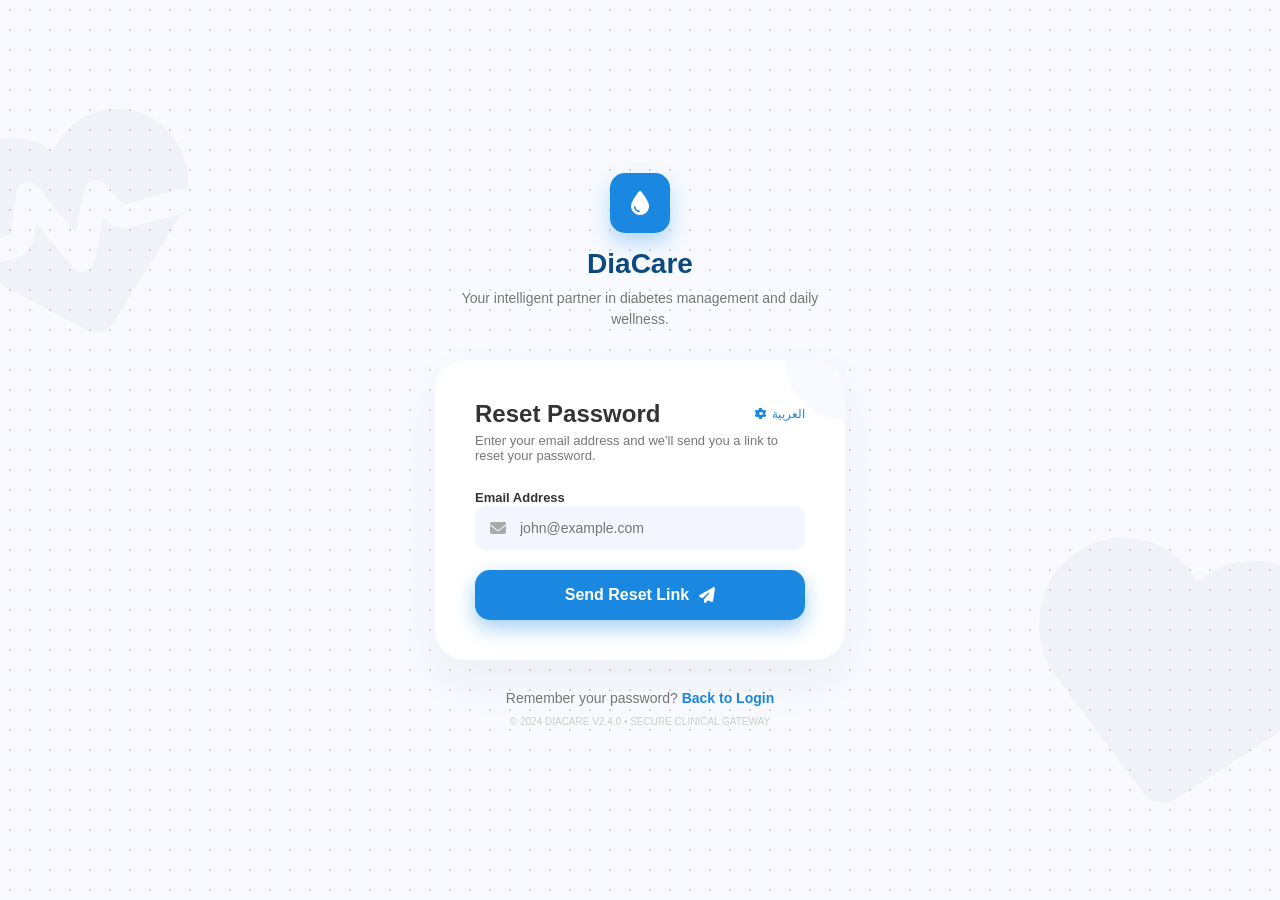
<file: pages/forgot-password.html>
<!DOCTYPE html>
<html lang="en">
<head>
    <meta charset="UTF-8">
    <meta name="viewport" content="width=device-width, initial-scale=1.0">
    <title>DiaCare - Forgot Password</title>
    <link rel="stylesheet" href="https://cdnjs.cloudflare.com/ajax/libs/font-awesome/6.4.0/css/all.min.css">
    <link rel="stylesheet" href="../css/login.css">
    <style>
        :root {
            --primary-color: #1a88e1;
            --bg-color: #f8faff;
            --text-dark: #333;
            --text-gray: #777;
            --card-bg: #ffffff;
            --input-bg: #f3f6ff;
        }

        * {
            box-sizing: border-box;
            margin: 0;
            padding: 0;
            font-family: 'Segoe UI', Roboto, Helvetica, Arial, sans-serif;
        }

        body {
            background-color: var(--bg-color);
            background-image: radial-gradient(#d1d9e6 1px, transparent 1px);
            background-size: 20px 20px;
            display: flex;
            justify-content: center;
            align-items: center;
            min-height: 100vh;
            overflow-x: hidden;
            color: var(--text-dark);
        }

        .background-decor {
            position: fixed;
            color: rgba(0, 0, 0, 0.03);
            z-index: -1;
        }
        .left-icon { font-size: 250px; left: -50px; top: 10%; transform: rotate(-15deg); }
        .right-icon { font-size: 300px; right: -50px; bottom: 5%; transform: rotate(10deg); }

        .main-container {
            width: 100%;
            max-width: 450px;
            padding: 20px;
            text-align: center;
        }

        .logo-box {
            background: var(--primary-color);
            width: 60px;
            height: 60px;
            border-radius: 15px;
            display: flex;
            align-items: center;
            justify-content: center;
            margin: 0 auto 15px;
            color: white;
            font-size: 24px;
            box-shadow: 0 10px 20px rgba(26, 136, 225, 0.3);
        }

        .header h1 {
            color: #0c4a7e;
            font-size: 28px;
            margin-bottom: 8px;
        }

        .header p {
            color: var(--text-gray);
            font-size: 14px;
            margin-bottom: 30px;
            line-height: 1.5;
        }

        .login-card {
            background: var(--card-bg);
            padding: 40px;
            border-radius: 30px;
            box-shadow: 0 20px 50px rgba(0, 0, 0, 0.05);
            text-align: left;
            position: relative;
        }

        .card-header {
            display: flex;
            justify-content: space-between;
            align-items: center;
            margin-bottom: 5px;
        }

        .lang-switch {
            font-size: 12px;
            color: var(--primary-color);
            cursor: pointer;
            display: flex;
            align-items: center;
            gap: 5px;
        }

        .subtitle {
            font-size: 13px;
            color: var(--text-gray);
            margin-bottom: 25px;
        }

        .input-group { margin-bottom: 20px; }

        .label-row {
            display: flex;
            justify-content: space-between;
            margin-bottom: 8px;
        }

        label { font-size: 13px; font-weight: 600; color: var(--text-dark); }

        .input-wrapper {
            position: relative;
            display: flex;
            align-items: center;
        }

        .input-wrapper i {
            position: absolute;
            left: 15px;
            color: #aaa;
        }

        .input-wrapper input {
            width: 100%;
            padding: 14px 15px 14px 45px;
            border: none;
            background: var(--input-bg);
            border-radius: 12px;
            font-size: 14px;
            outline: none;
        }

        .reset-btn {
            width: 100%;
            padding: 16px;
            background: var(--primary-color);
            color: white;
            border: none;
            border-radius: 15px;
            font-size: 16px;
            font-weight: bold;
            cursor: pointer;
            display: flex;
            justify-content: center;
            align-items: center;
            gap: 10px;
            transition: 0.3s;
            box-shadow: 0 8px 20px rgba(26, 136, 225, 0.4);
        }

        .reset-btn:hover { background: #1572c0; transform: translateY(-1px); }

        .footer { margin-top: 30px; }
        .footer p { font-size: 14px; color: var(--text-gray); }
        .footer a { color: var(--primary-color); text-decoration: none; font-weight: bold; }

        .version { font-size: 10px !important; color: #ccc !important; margin-top: 10px; }
    </style>
</head>
<body>

    <div class="background-decor left-icon"><i class="fa-solid fa-heart-pulse"></i></div>
    <div class="background-decor right-icon"><i class="fa-solid fa-heart"></i></div>

    <div class="main-container">
        <header class="header">
            <div class="logo-box">
                <i class="fa-solid fa-droplet"></i>
            </div>
            <h1>DiaCare</h1>
            <p>Your intelligent partner in diabetes management and daily wellness.</p>
        </header>

        <div class="login-card">
            <div class="card-header">
                <h2>Reset Password</h2>
                <div class="lang-switch">
                    <i class="fa-solid fa-gear"></i>
                    <span>العربية</span>
                </div>
            </div>
            <p class="subtitle">Enter your email address and we'll send you a link to reset your password.</p>

            <form id="resetForm">
                <div class="input-group">
                    <label>Email Address</label>
                    <div class="input-wrapper">
                        <i class="fa-solid fa-envelope"></i>
                        <input type="email" placeholder="john@example.com" required>
                    </div>
                </div>

                <button type="submit" class="reset-btn">
                    Send Reset Link <i class="fa-solid fa-paper-plane"></i>
                </button>
            </form>
        </div>

        <footer class="footer">
            <p>Remember your password? <a href="login.html">Back to Login</a></p>
            <p class="version">© 2024 DIACARE V2.4.0 • SECURE CLINICAL GATEWAY</p>
        </footer>
    </div>

    <script src="../js/forgot-password.js"></script>
</body>
</html>
</file>
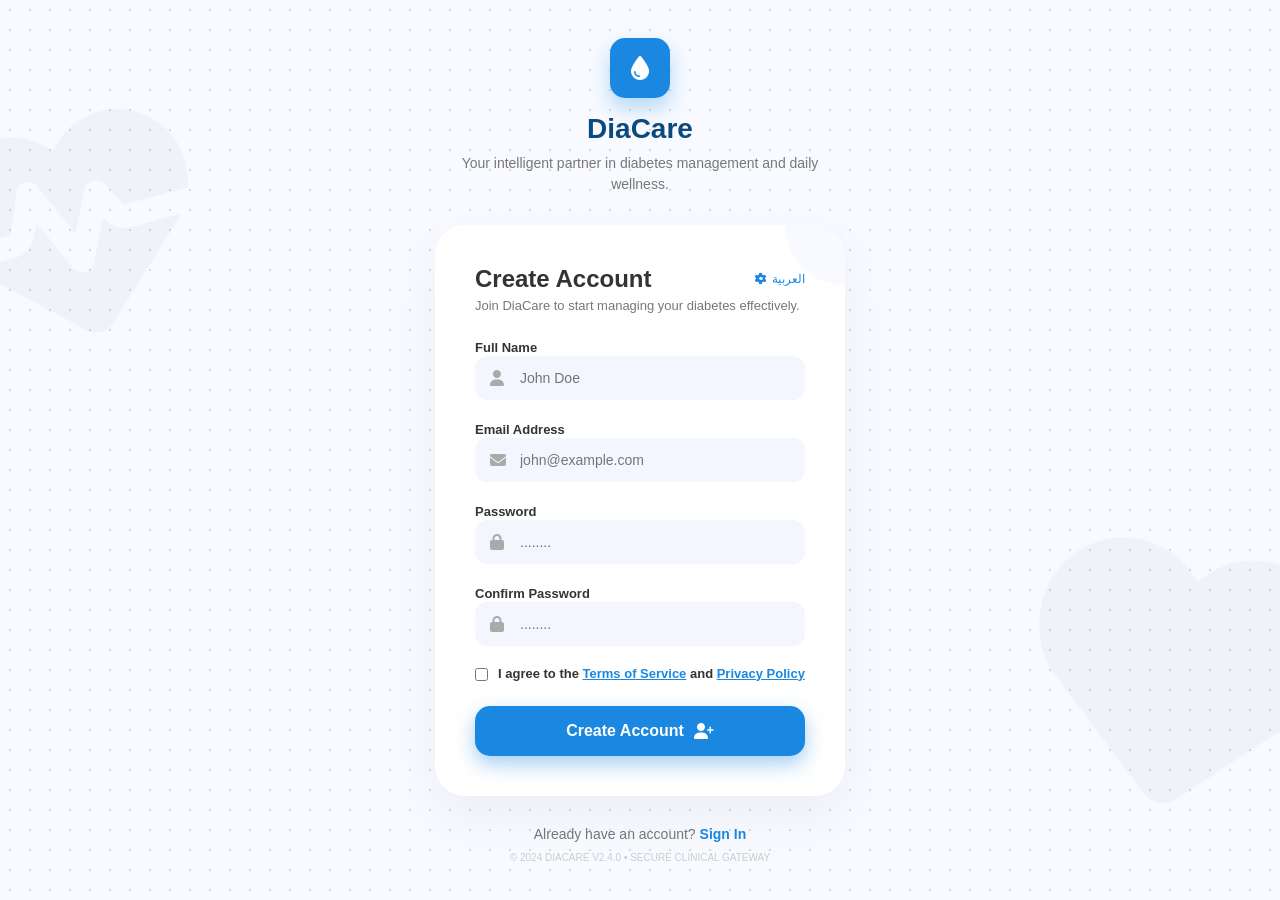
<file: pages/register.html>
<!DOCTYPE html>
<html lang="en">
<head>
    <meta charset="UTF-8">
    <meta name="viewport" content="width=device-width, initial-scale=1.0">
    <title>DiaCare - Create Account</title>
    <link rel="stylesheet" href="https://cdnjs.cloudflare.com/ajax/libs/font-awesome/6.4.0/css/all.min.css">
    <link rel="stylesheet" href="../css/login.css">
    <style>
        :root {
            --primary-color: #1a88e1;
            --bg-color: #f8faff;
            --text-dark: #333;
            --text-gray: #777;
            --card-bg: #ffffff;
            --input-bg: #f3f6ff;
        }

        * {
            box-sizing: border-box;
            margin: 0;
            padding: 0;
            font-family: 'Segoe UI', Roboto, Helvetica, Arial, sans-serif;
        }

        body {
            background-color: var(--bg-color);
            background-image: radial-gradient(#d1d9e6 1px, transparent 1px);
            background-size: 20px 20px;
            display: flex;
            justify-content: center;
            align-items: center;
            min-height: 100vh;
            overflow-x: hidden;
            color: var(--text-dark);
        }

        .background-decor {
            position: fixed;
            color: rgba(0, 0, 0, 0.03);
            z-index: -1;
        }
        .left-icon { font-size: 250px; left: -50px; top: 10%; transform: rotate(-15deg); }
        .right-icon { font-size: 300px; right: -50px; bottom: 5%; transform: rotate(10deg); }

        .main-container {
            width: 100%;
            max-width: 450px;
            padding: 20px;
            text-align: center;
        }

        .logo-box {
            background: var(--primary-color);
            width: 60px;
            height: 60px;
            border-radius: 15px;
            display: flex;
            align-items: center;
            justify-content: center;
            margin: 0 auto 15px;
            color: white;
            font-size: 24px;
            box-shadow: 0 10px 20px rgba(26, 136, 225, 0.3);
        }

        .header h1 {
            color: #0c4a7e;
            font-size: 28px;
            margin-bottom: 8px;
        }

        .header p {
            color: var(--text-gray);
            font-size: 14px;
            margin-bottom: 30px;
            line-height: 1.5;
        }

        .login-card {
            background: var(--card-bg);
            padding: 40px;
            border-radius: 30px;
            box-shadow: 0 20px 50px rgba(0, 0, 0, 0.05);
            text-align: left;
            position: relative;
        }

        .card-header {
            display: flex;
            justify-content: space-between;
            align-items: center;
            margin-bottom: 5px;
        }

        .lang-switch {
            font-size: 12px;
            color: var(--primary-color);
            cursor: pointer;
            display: flex;
            align-items: center;
            gap: 5px;
        }

        .subtitle {
            font-size: 13px;
            color: var(--text-gray);
            margin-bottom: 25px;
        }

        .input-group { margin-bottom: 20px; }

        .label-row {
            display: flex;
            justify-content: space-between;
            margin-bottom: 8px;
        }

        label { font-size: 13px; font-weight: 600; color: var(--text-dark); }

        .input-wrapper {
            position: relative;
            display: flex;
            align-items: center;
        }

        .input-wrapper i {
            position: absolute;
            left: 15px;
            color: #aaa;
        }

        .input-wrapper input {
            width: 100%;
            padding: 14px 15px 14px 45px;
            border: none;
            background: var(--input-bg);
            border-radius: 12px;
            font-size: 14px;
            outline: none;
        }

        .terms {
            display: flex;
            align-items: flex-start;
            gap: 10px;
            font-size: 13px;
            color: var(--text-gray);
            margin-bottom: 25px;
        }

        .terms input { margin-top: 2px; }

        .create-btn {
            width: 100%;
            padding: 16px;
            background: var(--primary-color);
            color: white;
            border: none;
            border-radius: 15px;
            font-size: 16px;
            font-weight: bold;
            cursor: pointer;
            display: flex;
            justify-content: center;
            align-items: center;
            gap: 10px;
            transition: 0.3s;
            box-shadow: 0 8px 20px rgba(26, 136, 225, 0.4);
        }

        .create-btn:hover { background: #1572c0; transform: translateY(-1px); }

        .footer { margin-top: 30px; }
        .footer p { font-size: 14px; color: var(--text-gray); }
        .footer a { color: var(--primary-color); text-decoration: none; font-weight: bold; }

        .version { font-size: 10px !important; color: #ccc !important; margin-top: 10px; }
    </style>
</head>
<body>

    <div class="background-decor left-icon"><i class="fa-solid fa-heart-pulse"></i></div>
    <div class="background-decor right-icon"><i class="fa-solid fa-heart"></i></div>

    <div class="main-container">
        <header class="header">
            <div class="logo-box">
                <i class="fa-solid fa-droplet"></i>
            </div>
            <h1>DiaCare</h1>
            <p>Your intelligent partner in diabetes management and daily wellness.</p>
        </header>

        <div class="login-card">
            <div class="card-header">
                <h2>Create Account</h2>
                <div class="lang-switch">
                    <i class="fa-solid fa-gear"></i>
                    <span>العربية</span>
                </div>
            </div>
            <p class="subtitle">Join DiaCare to start managing your diabetes effectively.</p>

            <form id="registerForm">
                <div class="input-group">
                    <label>Full Name</label>
                    <div class="input-wrapper">
                        <i class="fa-solid fa-user"></i>
                        <input type="text" placeholder="John Doe" required>
                    </div>
                </div>

                <div class="input-group">
                    <label>Email Address</label>
                    <div class="input-wrapper">
                        <i class="fa-solid fa-envelope"></i>
                        <input type="email" placeholder="john@example.com" required>
                    </div>
                </div>

                <div class="input-group">
                    <label>Password</label>
                    <div class="input-wrapper">
                        <i class="fa-solid fa-lock"></i>
                        <input type="password" id="password" placeholder="........" required>
                        <i class="fa-solid fa-eye toggle-password" id="togglePassword"></i>
                    </div>
                </div>

                <div class="input-group">
                    <label>Confirm Password</label>
                    <div class="input-wrapper">
                        <i class="fa-solid fa-lock"></i>
                        <input type="password" placeholder="........" required>
                    </div>
                </div>

                <div class="terms">
                    <input type="checkbox" id="terms" required>
                    <label for="terms">I agree to the <a href="#" style="color: var(--primary-color);">Terms of Service</a> and <a href="#" style="color: var(--primary-color);">Privacy Policy</a></label>
                </div>

                <button type="submit" class="create-btn">
                    Create Account <i class="fa-solid fa-user-plus"></i>
                </button>
            </form>
        </div>

        <footer class="footer">
            <p>Already have an account? <a href="login.html">Sign In</a></p>
            <p class="version">© 2024 DIACARE V2.4.0 • SECURE CLINICAL GATEWAY</p>
        </footer>
    </div>

    <script src="../js/register.js"></script>
</body>
</html>
</file>
<file: css/login.css>
:root {
    --primary-color: #1a88e1;
    --bg-color: #f8faff;
    --text-dark: #333;
    --text-gray: #777;
    --card-bg: #ffffff;
    --input-bg: #f3f6ff;
}

* {
    box-sizing: border-box;
    margin: 0;
    padding: 0;
    font-family: 'Segoe UI', Tahoma, Geneva, Verdana, sans-serif;
}

body {
    background-color: var(--bg-color);
    background-image: radial-gradient(#d1d9e6 1px, transparent 1px);
    background-size: 20px 20px;
    display: flex;
    justify-content: center;
    align-items: center;
    min-height: 100vh;
    overflow-x: hidden;
}

.background-decor {
    position: fixed;
    color: rgba(0, 0, 0, 0.03);
    z-index: -1;
}
.left-icon { font-size: 250px; left: -50px; top: 10%; transform: rotate(-15deg); }
.right-icon { font-size: 300px; right: -50px; bottom: 5%; transform: rotate(10deg); }

.main-container {
    width: 100%;
    max-width: 450px;
    padding: 20px;
    text-align: center;
}

.logo-box {
    background: var(--primary-color);
    width: 60px;
    height: 60px;
    border-radius: 15px;
    display: flex;
    align-items: center;
    justify-content: center;
    margin: 0 auto 15px;
    color: white;
    font-size: 24px;
    box-shadow: 0 10px 20px rgba(26, 136, 225, 0.3);
}

.header h1 {
    color: #0c4a7e;
    font-size: 28px;
    margin-bottom: 8px;
}

.header p {
    color: var(--text-gray);
    font-size: 14px;
    margin-bottom: 30px;
    line-height: 1.5;
}

.login-card {
    background: var(--card-bg);
    padding: 40px;
    border-radius: 30px;
    box-shadow: 0 20px 50px rgba(0, 0, 0, 0.05);
    text-align: left;
    position: relative;
}

.login-card::before {
    content: '';
    position: absolute;
    top: 0; right: 0;
    width: 60px; height: 60px;
    background: rgba(243, 246, 255, 0.5);
    border-bottom-left-radius: 100%;
}

.card-header {
    display: flex;
    justify-content: space-between;
    align-items: center;
    margin-bottom: 5px;
}

.lang-switch {
    font-size: 12px;
    color: var(--primary-color);
    cursor: pointer;
}

.subtitle {
    font-size: 13px;
    color: var(--text-gray);
    margin-bottom: 25px;
}

.input-group { margin-bottom: 20px; }

.label-row {
    display: flex;
    justify-content: space-between;
    margin-bottom: 8px;
}

label { font-size: 13px; font-weight: 600; color: var(--text-dark); }

.forgot-link { font-size: 12px; color: var(--primary-color); text-decoration: none; font-weight: bold; }

.input-wrapper {
    position: relative;
    display: flex;
    align-items: center;
}

.input-wrapper i:not(.toggle-password) {
    position: absolute;
    left: 15px;
    color: #aaa;
}

.input-wrapper input {
    width: 100%;
    padding: 12px 15px 12px 45px;
    border: none;
    background: var(--input-bg);
    border-radius: 10px;
    font-size: 14px;
    outline: none;
}

.toggle-password {
    position: absolute;
    right: 15px;
    cursor: pointer;
    color: #aaa;
}

.remember-me {
    display: flex;
    align-items: center;
    gap: 10px;
    font-size: 13px;
    color: var(--text-gray);
    margin-bottom: 25px;
}

.login-btn {
    width: 100%;
    padding: 15px;
    background: var(--primary-color);
    color: white;
    border: none;
    border-radius: 15px;
    font-size: 16px;
    font-weight: bold;
    cursor: pointer;
    display: flex;
    justify-content: center;
    align-items: center;
    gap: 10px;
    transition: 0.3s;
    box-shadow: 0 8px 20px rgba(26, 136, 225, 0.4);
}

.login-btn:hover { background: #1572c0; }

.divider {
    text-align: center;
    margin: 30px 0;
    position: relative;
}

.divider::before {
    content: '';
    position: absolute;
    width: 100%; height: 1px;
    background: #eee;
    top: 50%; left: 0;
    z-index: 1;
}

.divider span {
    background: white;
    padding: 0 15px;
    font-size: 10px;
    color: #bbb;
    position: relative;
    z-index: 2;
    letter-spacing: 1px;
}

.social-login {
    display: flex;
    gap: 15px;
}

.social-btn {
    flex: 1;
    padding: 12px;
    border: none;
    background: var(--input-bg);
    border-radius: 10px;
    font-size: 14px;
    font-weight: 600;
    cursor: pointer;
    display: flex;
    align-items: center;
    justify-content: center;
    gap: 10px;
    color: var(--text-dark);
}

.footer { margin-top: 30px; }
.footer p { font-size: 14px; color: var(--text-gray); }
.footer a { color: var(--primary-color); text-decoration: none; font-weight: bold; }

.footer-links { margin: 20px 0; }
.footer-links a {
    font-size: 11px;
    color: #aaa;
    margin: 0 10px;
    letter-spacing: 0.5px;
}

.version { font-size: 10px !important; color: #ccc !important; margin-top: 10px; }
</file>
